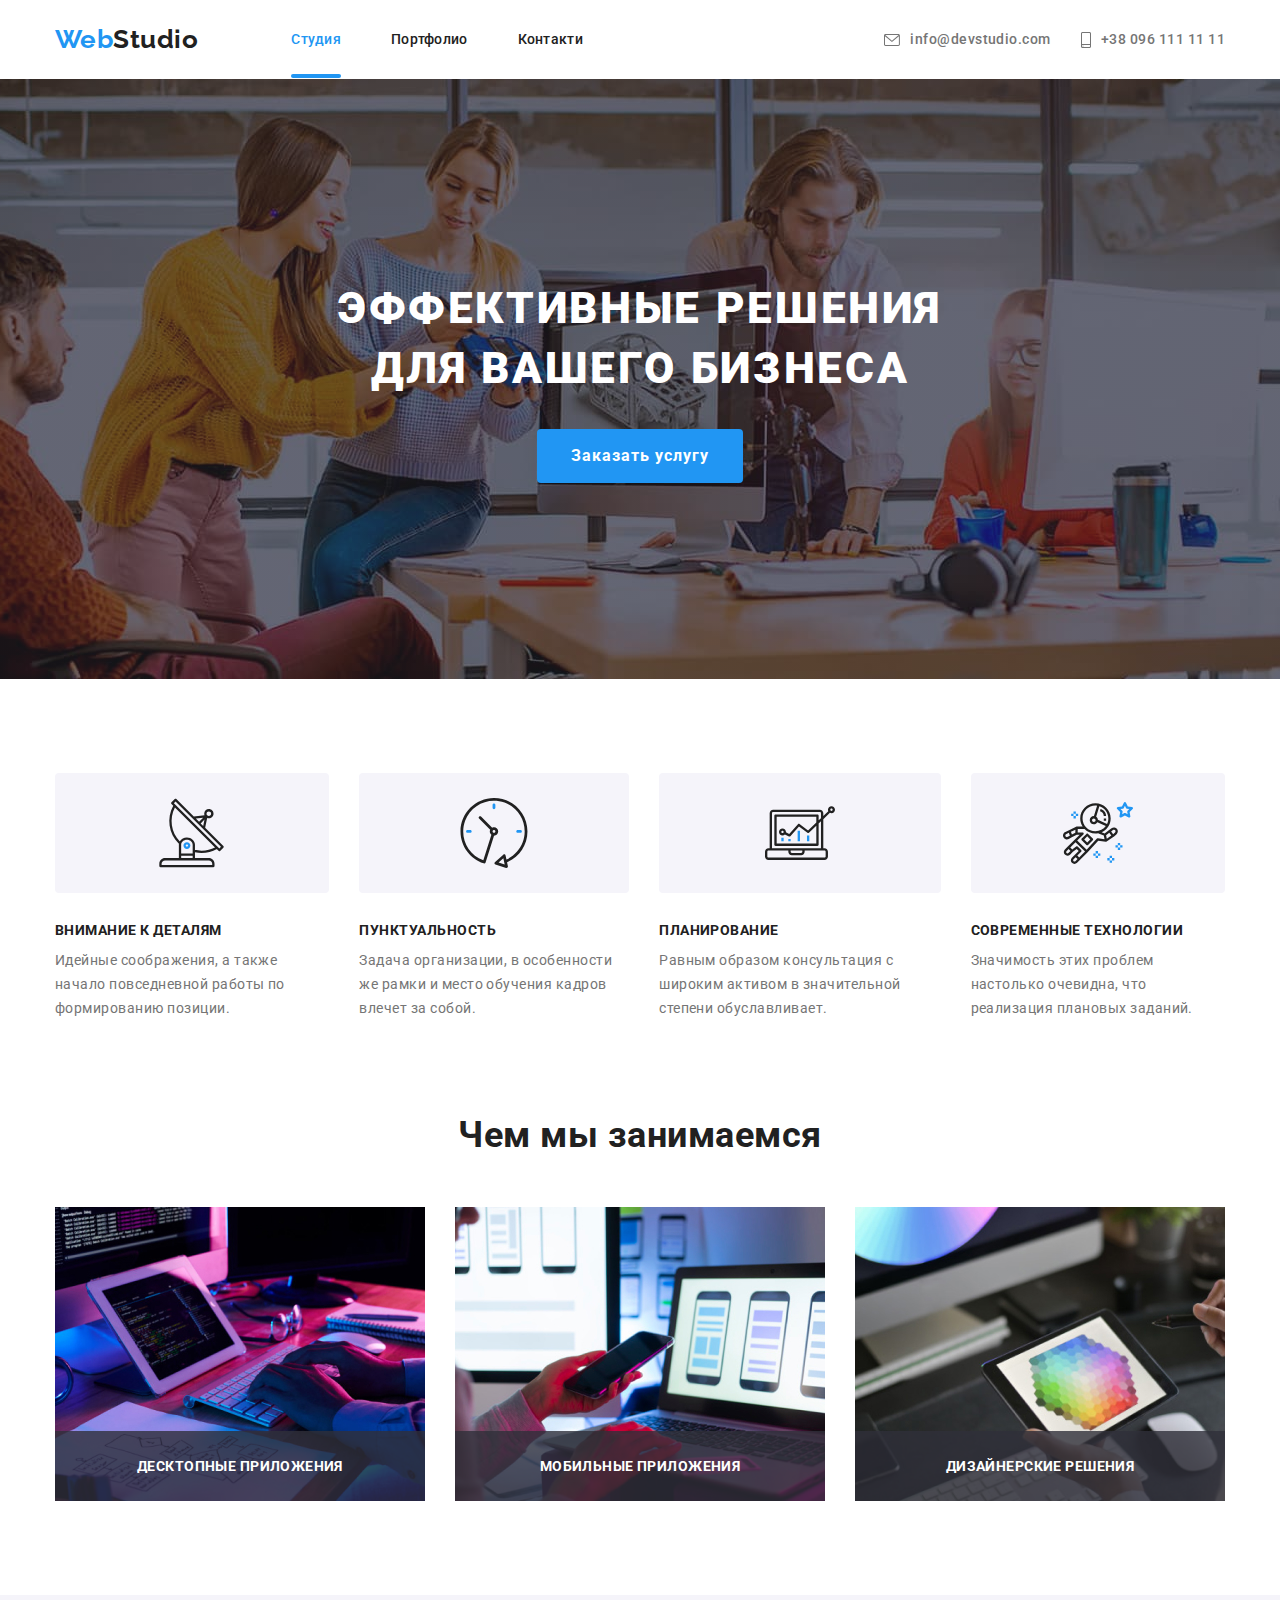
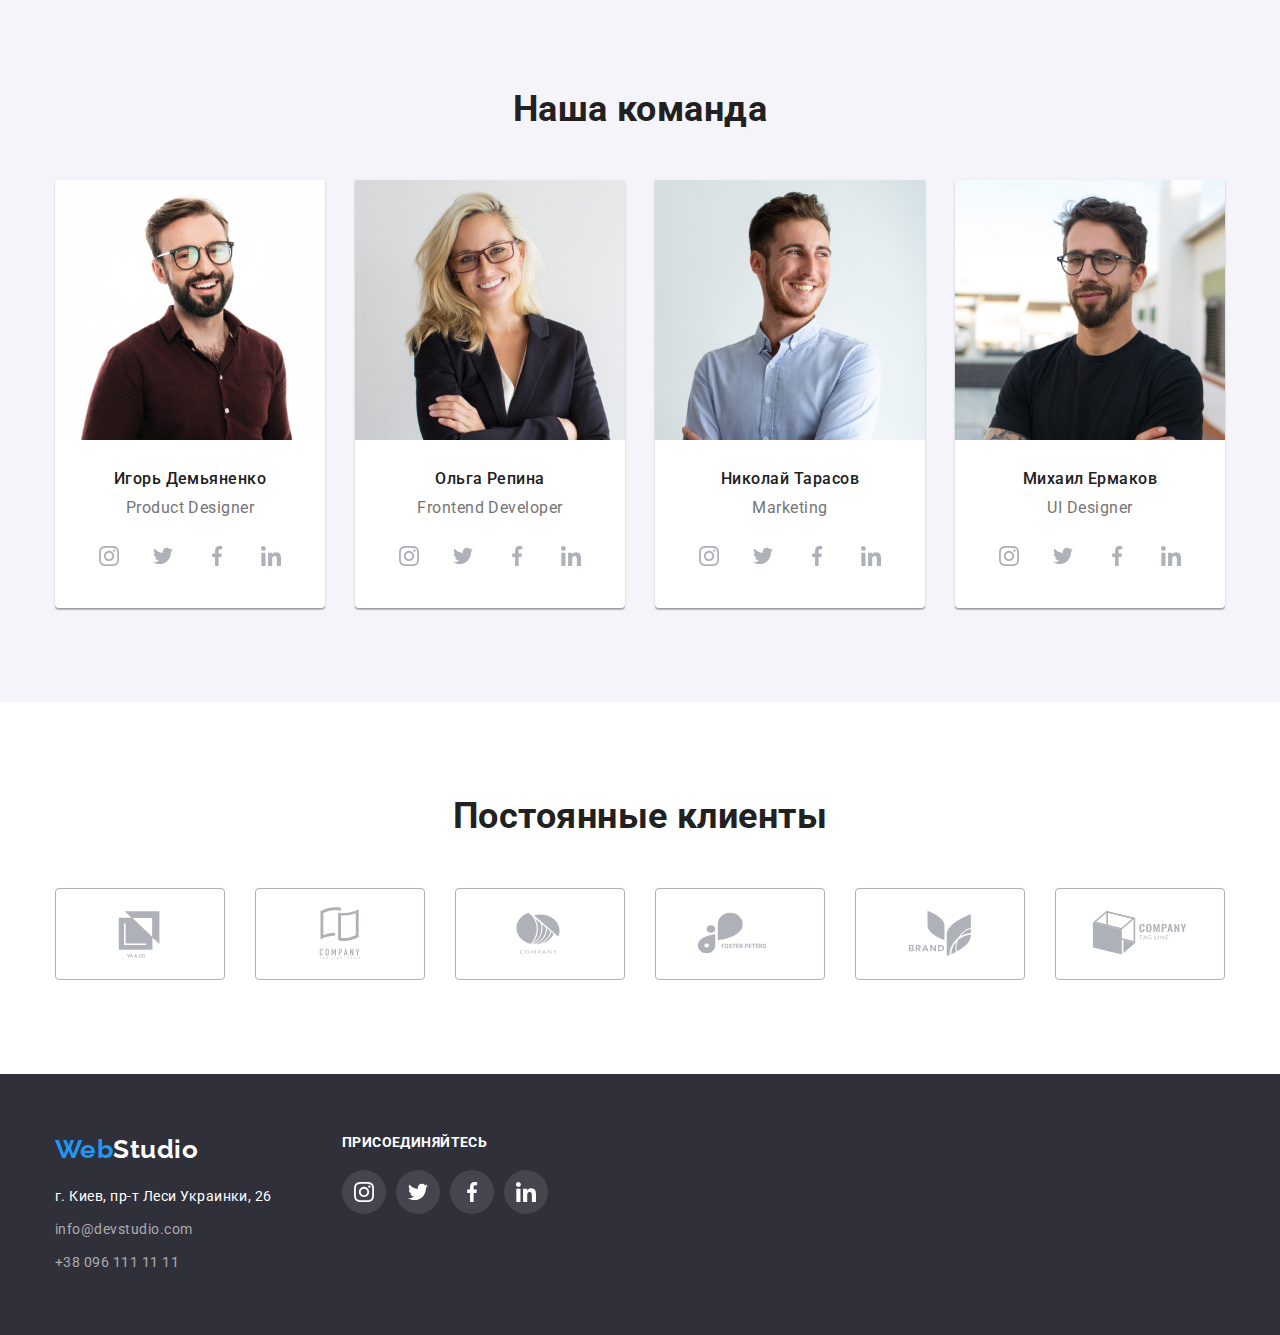
<file: index.html>
<!DOCTYPE html>
<html lang="ru">

<head>
    <meta charset="UTF-8">
    <meta http-equiv="X-UA-Compatible" content="IE=edge">
    <meta name="viewport" content="width=device-width, initial-scale=1.0">
    <title>WebStudio</title>
    <link
        href="https://fonts.googleapis.com/css2?family=Raleway:wght@700&family=Roboto:wght@400;500;700;900&display=swap"
        rel="stylesheet">
    <link rel="stylesheet"
        href="https://cdnjs.cloudflare.com/ajax/libs/modern-normalize/1.1.0/modern-normalize.min.css">
    <link rel="stylesheet" href="css/style.css" type="text/css">
</head>

<body>
    <header>
        <div class="container header-flex">
            <div class="logo-flex">
                <a href="./index.html" class="link logo"><span class="web">Web</span><span
                        class="studio">Studio</span></a>
            </div>
            <nav class="navmenu">
                <ul class="mkey list">
                    <li class="nkey">
                        <a href="./index.html" class="link current">Студия</a>
                    </li>
                    <li class="nkey">
                        <a href="./portfolio.html" class="link">Портфолио</a>
                    </li>
                    <li class="nkey">
                        <a href="#" class="link">Контакти</a>
                    </li>
                </ul>
            </nav>
            <ul class="contacts list">
                <li class="contacts-item">
                    <a href="mailto:info@devstudio.com" class="link contacts-link"><svg class="contacts-icon" width="16" height="12">
                        <use href="./image/sprite.svg#icon-mail"></use>
                    </svg>info@devstudio.com</a>
                </li>
                <li class="contacts-item">
                    <a href="tel:+380961111111" class="link contacts-link"><svg class="contacts-icon" width="10" height="16">
                        <use href="./image/sprite.svg#icon-smartphone"></use>
                    </svg>+38 096 111 11 11</a>
                </li>
            </ul>
        </div>
    </header>
    <main>
        <section class="hero">
            <div class="container hero-container">
                <h1 class="hero-title">Эффективные решения<br>для вашего бизнеса</h1>
                <button type="button" class="hero-button" data-modal-open>Заказать услугу</button>
            </div>
        </section>
        <div class="backdrop is-hidden" data-modal>
            <div class="modal">
                <button class="close-modal" data-modal-close>
                    <svg class="close-modal-icon" width="18" height="18">
                        <use href="./image/sprite.svg#icon-close-button"></use>
                    </svg>
                </button>
            </div>
        </div>
        <section class="peculiarities section">
            <div class="container">
                <ul class="list peculiarities-flex">
                    <li class="detail antenna">
                        <div class="item">
                            <svg class="item-pic">
                                <use href="./image/sprite.svg#icon-pic-antenna"></use>
                            </svg>
                        </div>
                        <h3 class="pcaption">Внимание к деталям</h3>
                        <p>Идейные соображения, а также начало повседневной работы по формированию позиции.</p>
                    </li>
                    <li class="detail clock">
                        <div class="item">
                            <svg class="item-pic">
                                <use href="./image/sprite.svg#icon-pic-clock"></use>
                            </svg>
                        </div>
                        <h3 class="pcaption">Пунктуальность</h3>
                        <p>Задача организации, в особенности же рамки и место обучения кадров влечет за собой.</p>
                    </li>
                    <li class="detail diagram">
                        <div class="item">
                            <svg class="item-pic">
                                <use href="./image/sprite.svg#icon-pic-diagram"></use>
                            </svg>
                        </div>
                        <h3 class="pcaption">Планирование</h3>
                        <p>Равным образом консультация с широким активом в значительной степени обуславливает.</p>
                    </li>
                    <li class="detail astronaut">
                        <div class="item">
                            <svg class="item-pic">
                                <use href="./image/sprite.svg#icon-pic-astronaut"></use>
                            </svg>
                        </div>
                        <h3 class="pcaption">Современные технологии</h3>
                        <p>Значимость этих проблем настолько очевидна, что реализация плановых заданий.</p>
                    </li>
                </ul>
            </div>
        </section>
        <section class="ourwork section section-ourwork">
            <div class="container ourwork-container">
                <h2 class="hcaption">Чем мы занимаемся</h2>
                <ul class="list ourwork-flex">
                    <li class="ourwork-flex-item">
                        <img src="image/wpwkeybord.jpg" alt="Руки набирающие текст на клавиатуре" width="370">
                        <p class="ourwork-text">Десктопные приложения</p>
                    </li>
                    <li class="ourwork-flex-item">
                        <img src="image/wpwphone.jpg" alt="Человек держит в руках телефон" width="370">
                        <p class="ourwork-text">Мобильные приложения</p>
                    </li>
                    <li class="ourwork-flex-item">
                        <img src="image/wpwtable.jpg" alt="Человек смотрин на планшет возле компютера" width="370">
                        <p class="ourwork-text">Дизайнерские решения</p>
                    </li>
                </ul>
            </div>
        </section>
        <section class="ourteam section">
            <div class="container">
                <h2 class="hcaption">Наша команда</h2>
                <ul class="list ourteam-flex">
                    <li class="team ourteam-item">
                        <div class="ourteam-employee">
                            <img src="image/team_demianov.jpg" alt="Мужчина в коричневой рубашке с бородой" width="270"
                                height="260">
                            <div class="ourteam-text">
                                <h3 class="fsname">Игорь Демьяненко</h3>
                                <p class="post">Product Designer</p>
                                <div class="ourteam-container">
                                    <ul class="list ourteam-list">
                                        <li class="ourteam-social">
                                            <a href="#" class="social-team-link">
                                                <svg class="socilat-team-icon" width="20" height="20">
                                                    <use href="./image/sprite.svg#icon-logo-instagram"></use>
                                                </svg>
                                            </a>
                                        </li>
                                        <li class="ourteam-social">
                                            <a href="#" class="social-team-link">
                                                <svg class="socilat-team-icon" width="20" height="20">
                                                    <use href="./image/sprite.svg#icon-logo-twiter"></use>
                                                </svg>
                                            </a>
                                        </li>
                                        <li class="ourteam-social">
                                            <a href="#" class="social-team-link">
                                                <svg class="socilat-team-icon" width="20" height="20">
                                                    <use href="./image/sprite.svg#icon-logo-facebook"></use>
                                                </svg>
                                            </a>
                                        </li>
                                        <li class="ourteam-social">
                                            <a href="#" class="social-team-link">
                                                <svg class="socilat-team-icon" width="20" height="20">
                                                    <use href="./image/sprite.svg#icon-logo-linkedin"></use>
                                                </svg>
                                            </a>
                                        </li>
                                    </ul>
                                </div>
                            </div>
                        </div>
                    </li>
                    <li class="team ourteam-item">
                        <div class="ourteam-employee">
                            <img src="image/team_repina.jpg" alt="Женщина с светлыми волосами в чёрном пиджаке"
                                width="270" height="260">
                            <div class="ourteam-text">
                                <h3 class="fsname">Ольга Репина</h3>
                                <p class="post">Frontend Developer</p>
                                <div class="ourteam-container">
                                    <div class="ourteam-container">
                                    <ul class="list ourteam-list">
                                        <li class="ourteam-social">
                                            <a href="#" class="social-team-link">
                                                <svg class="socilat-team-icon" width="20" height="20">
                                                    <use href="./image/sprite.svg#icon-logo-instagram"></use>
                                                </svg>
                                            </a>
                                        </li>
                                        <li class="ourteam-social">
                                            <a href="#" class="social-team-link">
                                                <svg class="socilat-team-icon" width="20" height="20">
                                                    <use href="./image/sprite.svg#icon-logo-twiter"></use>
                                                </svg>
                                            </a>
                                        </li>
                                        <li class="ourteam-social">
                                            <a href="#" class="social-team-link">
                                                <svg class="socilat-team-icon" width="20" height="20">
                                                    <use href="./image/sprite.svg#icon-logo-facebook"></use>
                                                </svg>
                                            </a>
                                        </li>
                                        <li class="ourteam-social">
                                            <a href="#" class="social-team-link">
                                                <svg class="socilat-team-icon" width="20" height="20">
                                                    <use href="./image/sprite.svg#icon-logo-linkedin"></use>
                                                </svg>
                                            </a>
                                        </li>
                                    </ul>
                                </div>
                            </div>
                        </div>
                    </li>
                    <li class="team ourteam-item">
                        <div class="ourteam-employee">
                            <img src="image/team_tarasov.jpg" alt="Мужчина в голубой рубашке улыбается" width="270"
                                height="260">
                            <div class="ourteam-text">
                                <h3 class="fsname">Николай Тарасов</h3>
                                <p class="post">Marketing</p>
                                <div class="ourteam-container">
                                    <ul class="list ourteam-list">
                                        <li class="ourteam-social">
                                            <a href="#" class="social-team-link">
                                                <svg class="socilat-team-icon" width="20" height="20">
                                                    <use href="./image/sprite.svg#icon-logo-instagram"></use>
                                                </svg>
                                            </a>
                                        </li>
                                        <li class="ourteam-social">
                                            <a href="#" class="social-team-link">
                                                <svg class="socilat-team-icon" width="20" height="20">
                                                    <use href="./image/sprite.svg#icon-logo-twiter"></use>
                                                </svg>
                                            </a>
                                        </li>
                                        <li class="ourteam-social">
                                            <a href="#" class="social-team-link">
                                                <svg class="socilat-team-icon" width="20" height="20">
                                                    <use href="./image/sprite.svg#icon-logo-facebook"></use>
                                                </svg>
                                            </a>
                                        </li>
                                        <li class="ourteam-social">
                                            <a href="#" class="social-team-link">
                                                <svg class="socilat-team-icon" width="20" height="20">
                                                    <use href="./image/sprite.svg#icon-logo-linkedin"></use>
                                                </svg>
                                            </a>
                                        </li>
                                    </ul>
                                </div>
                            </div>
                        </div>
                    </li>
                    <li class="team ourteam-item">
                        <div class="ourteam-employee">
                            <img src="image/team_ermakov.jpg" alt="Мужчина в чёрном джемпере с бородой и в очках"
                                width="270" height="260">
                            <div class="ourteam-text">
                                <h3 class="fsname">Михаил Ермаков</h3>
                                <p class="post">UI Designer</p>
                                <div class="ourteam-container">
                                    <ul class="list ourteam-list">
                                        <li class="ourteam-social">
                                            <a href="#" class="social-team-link">
                                                <svg class="socilat-team-icon" width="20" height="20">
                                                    <use href="./image/sprite.svg#icon-logo-instagram"></use>
                                                </svg>
                                            </a>
                                        </li>
                                        <li class="ourteam-social">
                                            <a href="#" class="social-team-link">
                                                <svg class="socilat-team-icon" width="20" height="20">
                                                    <use href="./image/sprite.svg#icon-logo-twiter"></use>
                                                </svg>
                                            </a>
                                        </li>
                                        <li class="ourteam-social">
                                            <a href="#" class="social-team-link">
                                                <svg class="socilat-team-icon" width="20" height="20">
                                                    <use href="./image/sprite.svg#icon-logo-facebook"></use>
                                                </svg>
                                            </a>
                                        </li>
                                        <li class="ourteam-social">
                                            <a href="#" class="social-team-link">
                                                <svg class="socilat-team-icon" width="20" height="20">
                                                    <use href="./image/sprite.svg#icon-logo-linkedin"></use>
                                                </svg>
                                            </a>
                                        </li>
                                    </ul>
                                </div>
                            </div>
                        </div>
                    </li>
                </ul>
            </div>
        </section>
        <section class="section">
            <div class="container client">
                <h2 class="hcaption">Постоянные клиенты</h2>
                <ul class="list our-client">
                    <li class="our-client-item">
                        <a href="./index.html" class="our-client-link client-decor">
                        <svg class="icon-decor" width="106" height="60">
                            <use href="./image/sprite.svg#icon-logo-first-company"></use>
                        </svg>
                        </a>
                    </li>
                    <li class="our-client-item">
                        <a href="#" class="our-client-link client-decor">
                            <svg class="icon-decor" width="106" height="60">
                                <use href="./image/sprite.svg#icon-logo-second-company"></use>
                            </svg>
                        </a>
                    </li>
                    <li class="our-client-item">
                        <a href="#" class="our-client-link client-decor">
                            <svg class="icon-decor" width="106" height="60">
                                <use href="./image/sprite.svg#icon-logo-third-company"></use>
                            </svg>
                        </a>
                    </li>
                    <li class="our-client-item">
                        <a href="#" class="our-client-link client-decor">
                            <svg class="icon-decor" width="106" height="60">
                                <use href="./image/sprite.svg#icon-logo-fourth-company"></use>
                            </svg>
                        </a>
                    </li>
                    <li class="our-client-item">
                        <a href="#" class="our-client-link client-decor">
                            <svg class="icon-decor" width="106" height="60">
                                <use href="./image/sprite.svg#icon-logo-fifth-company"></use>
                            </svg>
                        </a>
                    </li>
                    <li class="our-client-item">
                        <a href="#" class="our-client-link client-decor">
                            <svg class="icon-decor" width="106" height="60">
                                <use href="./image/sprite.svg#icon-logo-sixth-company"></use>
                            </svg>
                        </a>
                    </li>
                </ul>
            </div>
        </section>
    </main>
    <footer class="basement footer-container">
        <div class="container">
            <div class="container-contact">
                <div class="footer-logo">
                    <a href="/index.html" class="link logo"><span class="web">Web</span><span
                            class="studio fwhite">Studio</span></a>
                </div>
                <address>
                    <ul class="list">
                        <li class="adress office">
                            <a href="#" class="link">г. Киев, пр-т Леси Украинки, 26</a>
                        </li>
                        <li class="adress">
                            <a href="mailto:info@devstudio.com" class="link">info@devstudio.com</a>
                        </li>
                        <li class="adress adress-phone">
                            <a href="tel:+380961111111" class="link">+38 096 111 11 11</a>
                        </li>
                    </ul>
                </address>
            </div>
            <div class="footer-social">
                <h3 class="footer-title">присоединяйтесь</h3>
                <ul class="footer-social-list list">
                    <li class="footer-social-item">
                        <a href="#" class="footer-social-link">
                            <svg class="" width="20" height="20">
                                <use href="./image/sprite.svg#icon-logo-instagram"></use>
                            </svg>
                        </a>
                    </li>
                    <li class="footer-social-item">
                        <a href="#" class="footer-social-link">
                            <svg class="" width="20" height="20">
                                <use href="./image/sprite.svg#icon-logo-twiter"></use>
                            </svg>
                        </a>
                    </li>
                    <li class="footer-social-item">
                        <a href="#" class="footer-social-link">
                            <svg class="" width="20" height="20">
                                <use href="./image/sprite.svg#icon-logo-facebook"></use>
                            </svg>
                        </a>
                    </li>
                    <li class="footer-social-item">
                        <a href="#" class="footer-social-link">
                            <svg class="" width="20" height="20">
                                <use href="./image/sprite.svg#icon-logo-linkedin"></use>
                            </svg>
                        </a>
                    </li>
                </ul>
            </div>
        </div>
    </footer>
    <script src="./js/modal.js"></script>
</body>

</html>
</file>
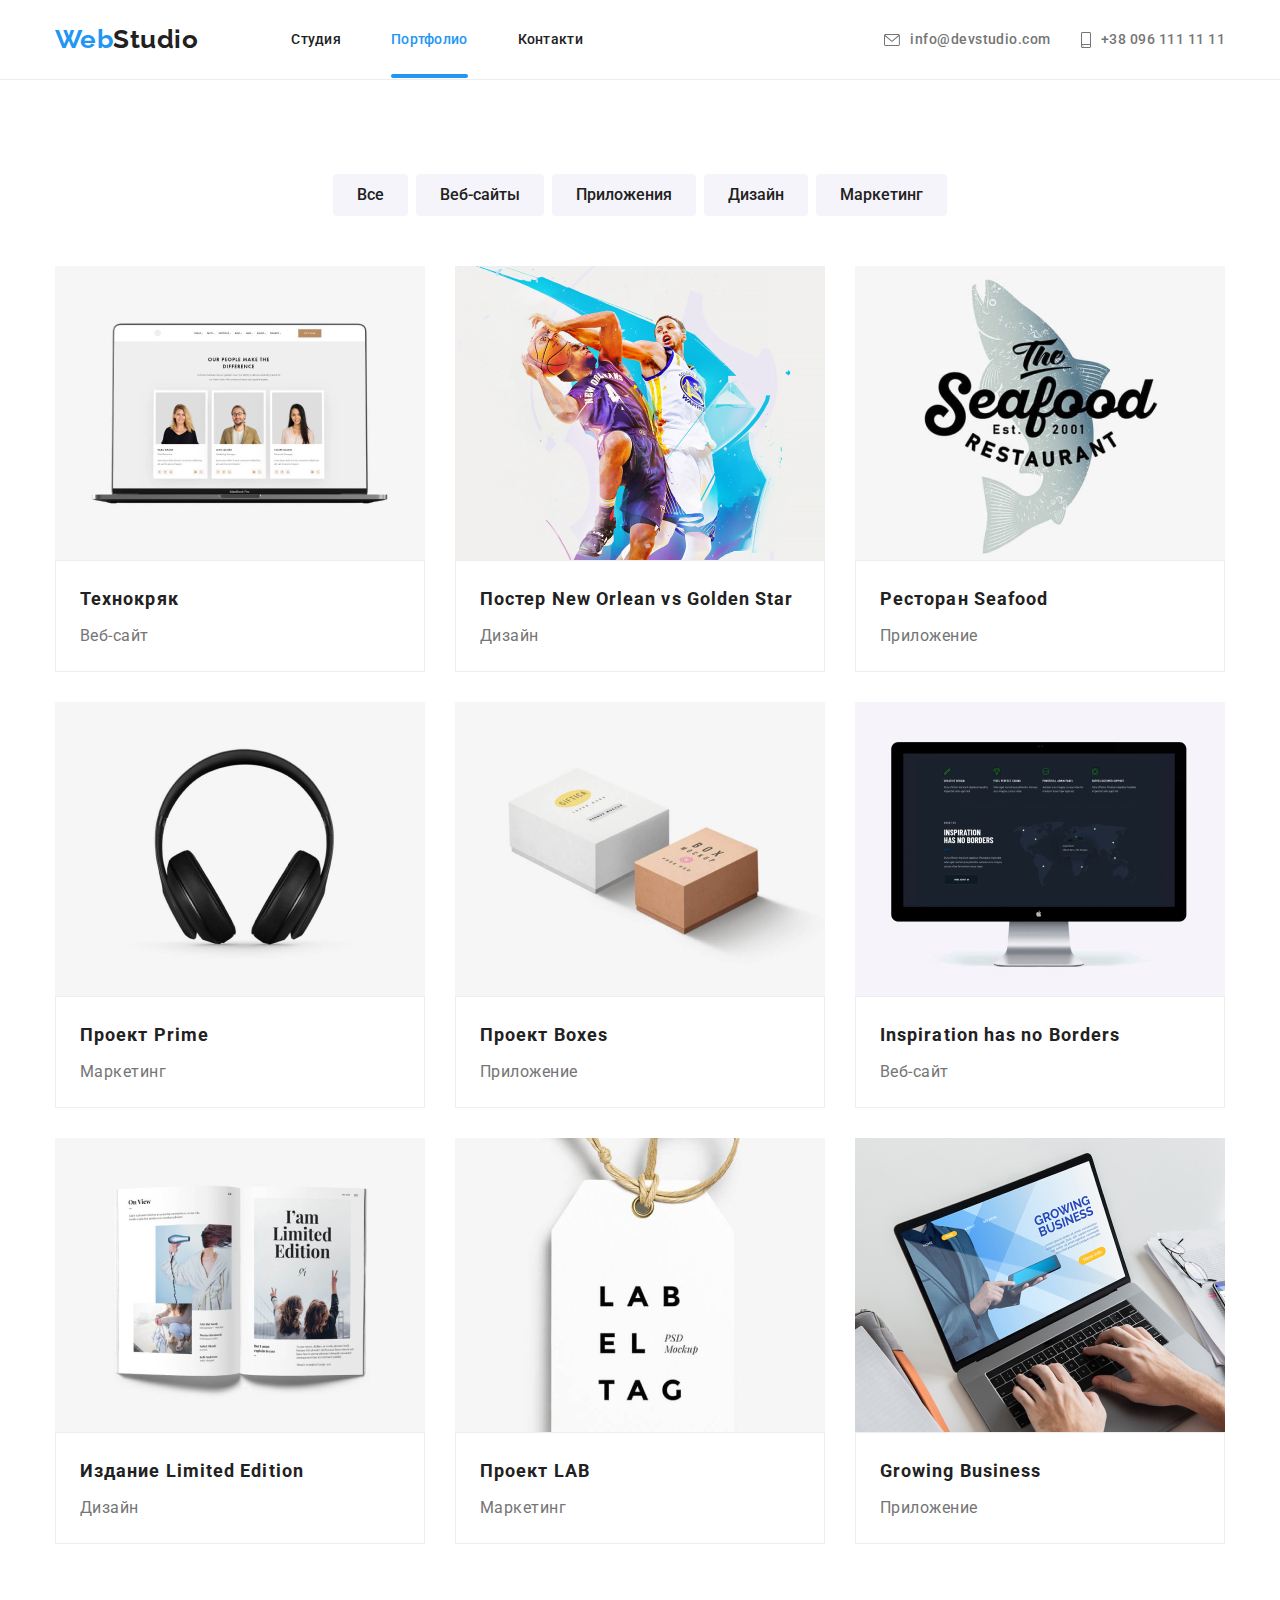
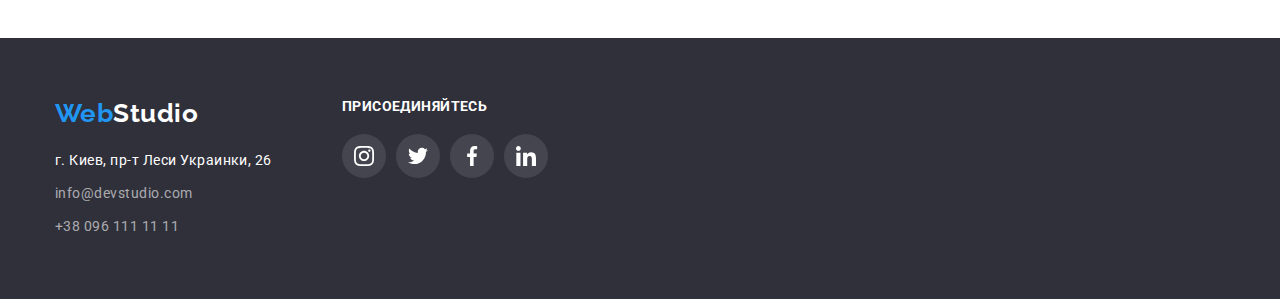
<file: portfolio.html>
<!DOCTYPE html>
<html lang="en">

<head>
    <meta charset="UTF-8">
    <meta http-equiv="X-UA-Compatible" content="IE=edge">
    <meta name="viewport" content="width=device-width, initial-scale=1.0">
    <title>WebStudio</title>
    <link
        href="https://fonts.googleapis.com/css2?family=Raleway:wght@700&family=Roboto:wght@400;500;700;900&display=swap"
        rel="stylesheet">
    <link rel="stylesheet"
        href="https://cdnjs.cloudflare.com/ajax/libs/modern-normalize/1.1.0/modern-normalize.min.css">
    <link rel="stylesheet" href="css/style.css" type="text/css">
</head>

<body>
    <header class="header-border">
        <div class="container header-flex">
            <div class="logo-flex">
                <a href="./index.html" class="link logo"><span class="web">Web</span><span
                        class="studio">Studio</span></a>
            </div>
            <nav class="navmenu">
                <ul class="mkey list">
                    <li class="nkey">
                        <a href="./index.html" class="link">Студия</a>
                    </li>
                    <li class="nkey">
                        <a href="./portfolio.html" class="link current">Портфолио</a>
                    </li>
                    <li class="nkey">
                        <a href="#" class="link">Контакти</a>
                    </li>
                </ul>
            </nav>
            <ul class="contacts list">
                <li class="contacts-item">
                    <a href="mailto:info@devstudio.com" class="link contacts-link"><svg class="contacts-icon" width="16"
                            height="12">
                            <use href="./image/sprite.svg#icon-mail"></use>
                        </svg>info@devstudio.com</a>
                </li>
                <li class="contacts-item">
                    <a href="tel:+380961111111" class="link contacts-link"><svg class="contacts-icon" width="10" height="16">
                            <use href="./image/sprite.svg#icon-smartphone"></use>
                        </svg>+38 096 111 11 11</a>
                </li>
            </ul>
        </div>
    </header>
    <main>
        <section class="main-container">
            <div class="container">
                <h1 class="visually-hidden">Наши работы</h1>
                <ul class="list container-mainbox">
                    <li class="fkey">
                        <button type="button">Все</button>
                    </li>
                    <li class="fkey">
                        <button type="button">Веб-сайты</button>
                    </li>
                    <li class="fkey">
                        <button type="button">Приложения</button>
                    </li>
                    <li class="fkey">
                        <button type="button">Дизайн</button>
                    </li>
                    <li class="fkey">
                        <button type="button">Маркетинг</button>
                    </li>
                </ul>
                <ul class="allworks list">
                    <li class="allworks-item">
                        <div class="card-item">
                            <a href="" class="link card">
                                <div class="allworks-decor">
                                    <img src="image/technoquack.jpg" alt="Ноутбук на экране которого изображены портфолио 2 девушек и мужчины" width="370"
                                        height="294">
                                    <p class="allworks-decor-text">Технокряк это современная площадка распространения коронавируса. Компании используют эту
                                        платформу для цифрового
                                        шпионажа и атак на защищённые сервера конкурентов.</p>
                                </div>
                                <div class="allworks-text">
                                    <h2>Технокряк</h2>
                                    <p>Веб-сайт</p>
                                </div>
                            </a>
                        </div>
                    </li>
                    <li class="allworks-item">
                        <div class="card-item">
                            <a href="" class="link card">
                                <div class="allworks-decor">
                                    <img src="image/poster.jpg" alt="Арт с двумя баскетболистами с мячем в прыжке" width="370"></img>
                                    <p class="allworks-decor-text">Технокряк это современная площадка распространения коронавируса. Компании используют
                                        эту
                                        платформу для цифрового
                                        шпионажа и атак на защищённые сервера конкурентов.</p>
                                </div>
                                <div class="allworks-text">
                                    <h2>Постер New Orlean vs Golden Star</h2>
                                    <p>Дизайн</p>
                                </div>
                            </a>
                        </div>
                    </li>
                    <li class="allworks-item">
                        <div class="card-item">
                            <a href="" class="link card">
                                <div class="allworks-decor">
                                    <img src="image/restaurant.jpg" alt="Логотип морского ресторана с изображением рыбы" width="370"></img>
                                    <p class="allworks-decor-text">Технокряк это современная площадка распространения коронавируса. Компании используют
                                        эту
                                        платформу для цифрового
                                        шпионажа и атак на защищённые сервера конкурентов.</p>
                                </div>
                                <div class="allworks-text">
                                    <h2>Ресторан Seafood</h2>
                                    <p>Приложение</p>
                                </div>
                            </a>
                        </div>
                    </li>
                    <li class="allworks-item">
                        <div class="card-item">
                            <a href="" class="link card">
                                <div class="allworks-decor">
                                    <img src="image/prime.jpg" alt="Большие чёрные наушники" width="370"></img>
                                    <p class="allworks-decor-text">Технокряк это современная площадка распространения коронавируса. Компании используют
                                        эту
                                        платформу для цифрового
                                        шпионажа и атак на защищённые сервера конкурентов.</p>
                                </div>
                                <div class="allworks-text">
                                    <h2>Проект Prime</h2>
                                    <p>Маркетинг</p>
                                </div>
                            </a>
                        </div>
                    </li>
                    <li class="allworks-item">
                        <div class="card-item">
                            <a href="" class="link card">
                                <div class="allworks-decor">
                                    <img src="image/boxes.jpg" alt="Две коробки" width="370"></img>
                                    <p class="allworks-decor-text">Технокряк это современная площадка распространения коронавируса. Компании используют
                                        эту
                                        платформу для цифрового
                                        шпионажа и атак на защищённые сервера конкурентов.</p>
                                </div>
                                <div class="allworks-text">
                                    <h2>Проект Boxes</h2>
                                    <p>Приложение</p>
                                </div>
                            </a>
                        </div>
                    </li>
                    <li class="allworks-item">
                        <div class="card-item">
                            <a href="" class="link card">
                                <div class="allworks-decor">
                                    <img src="image/bordersite.jpg" alt="Экран компьтера на котором открыта карта мира" width="370"></img>
                                    <p class="allworks-decor-text">Технокряк это современная площадка распространения коронавируса. Компании используют
                                        эту
                                        платформу для цифрового
                                        шпионажа и атак на защищённые сервера конкурентов.</p>
                                </div>
                                <div class="allworks-text">
                                    <h2>Inspiration has no Borders</h2>
                                    <p>Веб-сайт</p>
                                </div>
                            </a>
                        </div>
                    </li>
                    <li class="allworks-item">
                        <div class="card-item">
                            <a href="" class="link card">
                                <div class="allworks-decor">
                                    <img src="image/edition.jpg" alt="Книга с фотографиями" width="370"></img>
                                    <p class="allworks-decor-text">Технокряк это современная площадка распространения коронавируса. Компании используют
                                        эту
                                        платформу для цифрового
                                        шпионажа и атак на защищённые сервера конкурентов.</p>
                                </div>
                                <div class="allworks-text">
                                    <h2>Издание Limited Edition</h2>
                                    <p>Дизайн</p>
                                </div>
                            </a>
                        </div>
                    </li>
                    <li class="allworks-item">
                        <div class="card-item">
                            <a href="" class="link card">
                                <div class="allworks-decor">
                                    <img src="image/lab.jpg" alt="Бирка с названием магазина" width="370"></img>
                                    <p class="allworks-decor-text">Технокряк это современная площадка распространения коронавируса. Компании используют
                                        эту
                                        платформу для цифрового
                                        шпионажа и атак на защищённые сервера конкурентов.</p>
                                </div>
                                <div class="allworks-text">
                                    <h2>Проект LAB</h2>
                                    <p>Маркетинг</p>
                                </div>
                            </a>
                        </div>
                    </li>
                    <li class="allworks-item">
                        <div class="card-item">
                            <a href="" class="link card">
                                <div class="allworks-decor">
                                    <img src="image/growbus.jpg" alt="Руки человека который работает за ноутбуком" width="370"></img>
                                    <p class="allworks-decor-text">Технокряк это современная площадка распространения коронавируса. Компании используют
                                        эту
                                        платформу для цифрового
                                        шпионажа и атак на защищённые сервера конкурентов.</p>
                                </div>
                                <div class="allworks-text">
                                    <h2>Growing Business</h2>
                                    <p>Приложение</p>
                                </div>
                            </a>
                        </div>
                    </li>
                </ul>
            </div>
        </section>
    </main>
    <footer class="basement footer-container">
        <div class="container">
            <div class="container-contact">
                <div class="footer-logo">
                    <a href="/index.html" class="link logo"><span class="web">Web</span><span
                            class="studio fwhite">Studio</span></a>
                </div>
                <address>
                    <ul class="list">
                        <li class="adress office">
                            <a href="#" class="link">г. Киев, пр-т Леси Украинки, 26</a>
                        </li>
                        <li class="adress">
                            <a href="mailto:info@devstudio.com" class="link">info@devstudio.com</a>
                        </li>
                        <li class="adress adress-phone">
                            <a href="tel:+380961111111" class="link">+38 096 111 11 11</a>
                        </li>
                    </ul>
                </address>
            </div>
            <div class="footer-social">
                <h3 class="footer-title">присоединяйтесь</h3>
                <ul class="footer-social-list list">
                    <li class="footer-social-item">
                        <a href="#" class="footer-social-link">
                            <svg class="" width="20" height="20">
                                <use href="./image/sprite.svg#icon-logo-instagram"></use>
                            </svg>
                        </a>
                    </li>
                    <li class="footer-social-item">
                        <a href="#" class="footer-social-link">
                            <svg class="" width="20" height="20">
                                <use href="./image/sprite.svg#icon-logo-twiter"></use>
                            </svg>
                        </a>
                    </li>
                    <li class="footer-social-item">
                        <a href="#" class="footer-social-link">
                            <svg class="" width="20" height="20">
                                <use href="./image/sprite.svg#icon-logo-facebook"></use>
                            </svg>
                        </a>
                    </li>
                    <li class="footer-social-item">
                        <a href="#" class="footer-social-link">
                            <svg class="" width="20" height="20">
                                <use href="./image/sprite.svg#icon-logo-linkedin"></use>
                            </svg>
                        </a>
                    </li>
                </ul>
            </div>
        </div>
    </footer>
</body>

</html>
</file>
<file: css/style.css>
:root {
  --primary-text-color: #212121;
  --secondary-text-color: #757575;
  --accent-color: #2196f3;
  --primary-white-color: #ffffff;
  --footer-adress-color: rgba(255, 255, 255, 0.6);
}

body {
  color: var(--primary-text-color);
  background: #ffffff;
  font-family: "Roboto", sans-serif;
  letter-spacing: 0.03em;
}

h1,
h2,
h3,
h4,
h5,
h6,
p {
  margin: 0;
}
ul {
  margin: 0;
  padding: 0;
}

img {
  display: block;
}

.list {
  list-style-type: none;
}

.link {
  text-decoration: none;
}

.container {
  width: 1200px;
  margin: 0 auto;
  padding: 0 15px;
}

.section {
  padding-top: 94px;
  padding-bottom: 94px;
}

.section-ourwork {
  padding-top: 0;
}

/* Header and Logo */

.header-border {
  border-bottom: 1px solid #ececec;
}

.logo-flex {
  display: inline-block;
  margin-right: 93px;
}

.logo > span {
  font-family: "Raleway", sans-serif;
  font-size: 26px;
  font-weight: 700;
  line-height: 1.2;
}

.web {
  color: var(--accent-color);
}

.studio {
  color: var(--primary-text-color);
}

.fwhite {
  color: var(--primary-white-color);
}

/* Navbar */

.header-flex {
  display: flex;
  padding-top: 24px;
  padding-bottom: 24px;
  justify-content: space-between;
  align-items: center;
}

.nkey {
  margin-right: 50px;
}

.nkey:last-child {
  margin-right: 0;
}

.nkey > a {
  color: var(--primary-text-color);
  font-size: 14px;
  font-weight: 500;
  line-height: 1.14;
  letter-spacing: 0.02em;
  transition-property: color;
  transition-duration: 250ms;
  transition-timing-function: cubic-bezier(0.4, 0, 0.2, 1);
}

.nkey > a:hover,
.nkey > a:focus {
  color: var(--accent-color);
}

.contacts {
  display: flex;
  margin-left: auto;
}

.contacts-link {
  display: flex;
  align-items: center;
  justify-content: center;
  fill: var(--secondary-text-color);
  transition-property: fill;
  transition-duration: 2250ms;
  transition-timing-function: cubic-bezier(0.4, 0, 0.2, 1);
}

.contacts-link:hover,
.contacts-link:focus {
  fill: var(--accent-color);
}

.contacts-icon {
  margin-right: 10px;
}

.contacts-item {
  margin-right: 30px;
}

.contacts-item:last-child {
  margin-right: 0;
}

.contacts a {
  color: var(--secondary-text-color);
  font-size: 14px;
  font-weight: 500;
  line-height: 1.14;
  transition-property: color;
  transition-duration: 250ms;
  transition-timing-function: cubic-bezier(0.4, 0, 0.2, 1);
}

.contacts a:hover,
.contacts a:focus {
  color: var(--accent-color);
}

.mkey {
  display: flex;
}

.current::after {
  content: "";
  position: absolute;
  bottom: -31px;
  left: 0;
  width: 100%;
  height: 4px;
  background-color: #2196f3;
  border-radius: 2px;
}

.nkey .current {
  color: var(--accent-color);
  position: relative;
}

.nkey::before {
  position: absolute;
}

/* Hero-sect */
.hero {
  margin-right: auto;
  margin-left: auto;
  max-width: 1600px;
  height: 600px;
  background-color: #212121;
  background-image: linear-gradient(
      to right,
      rgba(47, 48, 58, 0.4),
      rgba(47, 48, 58, 0.4)
    ),
    url(../image/bgphoto.jpg);
  background-repeat: no-repeat;
  background-position: center;
  background-size: cover;
}

.hero-title {
  color: var(--primary-white-color);
  font-size: 44px;
  font-weight: 900;
  line-height: 1.36;
  letter-spacing: 0.06em;
  text-transform: uppercase;
  text-align: center;
  margin-bottom: 30px;
}

.hero-button {
  background-color: var(--accent-color);
  color: var(--primary-white-color);
  font-family: inherit;
  font-size: 16px;
  font-weight: 700;
  line-height: 1.87;
  letter-spacing: 0.06em;
  cursor: pointer;
  padding: 10px 32px;
  text-align: center;
  margin: 0 auto;
  border-color: transparent;
  border-radius: 4px;
  display: block;
}

.hero-container {
  padding: 200px 0;
}

/* Peculiarities-sect */

.peculiarities-flex {
  display: flex;
}

.detail {
  margin-right: 30px;
  display: flex;
  flex-direction: column;
}

.detail:last-child {
  margin-right: 0;
}

.item {
  background: #f5f4fa;
  border-radius: 4px;
  height: 120px;
  margin-bottom: 30px;
  display: flex;
  justify-content: center;
  align-items: center;
}

.item-pic {
  width: 70px;
  height: 70px;
}

.pcaption {
  color: var(--primary-text-color);
  font-size: 14px;
  line-height: 1.14;
  text-transform: uppercase;
  margin-bottom: 10px;
}

.detail > p {
  color: var(--secondary-text-color);
  font-size: 14px;
  line-height: 1.71;
}

/* Ourwork-sect */

.hcaption {
  color: var(--primary-text-color);
  font-size: 36px;
  line-height: 1.16;
  margin-bottom: 50px;
  text-align: center;
}

.ourwork-flex {
  display: flex;
}

.ourwork-flex-item {
  display: flex;
  text-align: center;
  align-items: center;
  justify-content: center;
  margin-right: 30px;
  position: relative;
}

.ourwork-flex-item:last-child {
  margin-right: 0;
}

.ourwork-flex-item > img {
  display: block;
}

.ourwork-text {
  padding: 27px 0;
  position: absolute;
  width: 100%;
  min-height: 70px;
  bottom: 0;
  background-color: rgba(47, 48, 58, 0.8);
  font-weight: bold;
  font-size: 14px;
  line-height: calc(16 / 14);
  text-align: center;
  letter-spacing: 0.03em;
  text-transform: uppercase;
  color: var(--primary-white-color);
  cursor: default;
}

/* Ourteam-sect */
.ourteam {
  background: #f5f4fa;
}

.ourteam-flex {
  display: flex;
}

.ourteam-item {
  margin-right: 30px;
}

.ourteam-item:last-child {
  margin-right: 0;
}

.ourteam-text {
  padding: 30px 0;
}

.ourteam-employee {
  background-color: var(--primary-white-color);
  box-shadow: 0px 1px 3px rgba(0, 0, 0, 0.12), 0px 1px 1px rgba(0, 0, 0, 0.14),
    0px 2px 1px rgba(0, 0, 0, 0.2);
  border-radius: 0px 0px 4px 4px;
}

.fsname {
  color: var(--primary-text-color);
  font-size: 16px;
  font-weight: 500;
  line-height: 1.18;
  text-align: center;
  margin-bottom: 10px;
}

.post {
  color: var(--secondary-text-color);
  line-height: 1.18;
  text-align: center;
  margin-bottom: 16px;
}

.ourteam-list {
  display: flex;
  align-items: center;
  justify-content: center;
}

.ourteam-social {
  margin-right: 10px;
}

.ourteam-social:last-child {
  margin-right: 0;
}

.social-team-link {
  width: 44px;
  height: 44px;
  border-radius: 50%;
  display: flex;
  align-items: center;
  justify-content: center;
  fill: #afb1b8;
  transition-property: background-color, fill;
  transition-duration: 250ms;
  transition-timing-function: cubic-bezier(0.4, 0, 0.2, 1);
}

.social-team-link:hover,
.social-team-link:focus {
  background-color: var(--accent-color);
  fill: var(--primary-white-color);
}

/* ---------OUR CLIENT--------- */

.our-client {
  display: flex;
  justify-content: space-between;
  align-items: center;
}

.our-client-item {
  width: 170px;
  height: 92px;
  display: flex;
  justify-content: center;
  align-items: center;
  border: 1px solid #afb1b8;
  box-sizing: border-box;
  border-radius: 4px;
  transition-property: border;
  transition-duration: 250ms;
  transition-timing-function: cubic-bezier(0.4, 0, 0.2, 1);
}

.our-client-link {
  display: flex;
  justify-content: center;
  align-items: center;
  width: 170px;
  height: 92px;
}

.our-client-item:hover {
  border-color: var(--accent-color);
}

.client-decor {
  fill: #afb1b8;
  transition-property: fill;
  transition-duration: 250ms;
  transition-timing-function: cubic-bezier(0.4, 0, 0.2, 1);
}

.client-decor:hover,
.client-decor:focus {
  fill: var(--accent-color);
}

/* Footer */
.basement {
  background-color: #2f303a;
  display: flex;
}

.footer-container {
  padding-top: 60px;
  padding-bottom: 60px;
}

.container-contact {
  margin-right: 70px;
}

.footer-logo {
  margin-bottom: 20px;
}

.adress {
  margin-bottom: 9px;
}

.adress-phone {
  margin-bottom: 0;
}

.adress a {
  color: var(--footer-adress-color);
  font-size: 14px;
  font-style: normal;
  line-height: 1.71;
  transition-property: color;
  transition-duration: 250ms;
  transition-timing-function: cubic-bezier(0.4, 0, 0.2, 1);
}

.adress a:hover,
.adress a:focus {
  color: var(--accent-color);
}

.adress.office > a {
  color: var(--primary-white-color);
  transition-property: color;
  transition-duration: 250ms;
  transition-timing-function: cubic-bezier(0.4, 0, 0.2, 1);
}

.adress.office > a:hover,
.adress.office > a:focus {
  color: var(--accent-color);
}

.footer-social {
  display: flex;
  flex-direction: column;
}

.footer-social-list {
  display: flex;
}

.footer-title {
  font-weight: 700;
  font-size: 14px;
  line-height: calc(16 / 14);
  letter-spacing: 0.03em;
  text-transform: uppercase;
  margin-bottom: 20px;
  color: var(--primary-white-color);
}

.basement > .container {
  display: flex;
}

.footer-social-link {
  width: 44px;
  height: 44px;
  border-radius: 50%;
  display: flex;
  align-items: center;
  justify-content: center;
  fill: var(--primary-white-color);
  background-color: rgba(255, 255, 255, 0.1);
  transition-property: background-color;
  transition-duration: 250ms;
  transition-timing-function: cubic-bezier(0.4, 0, 0.2, 1);
}

.footer-social-item {
  margin-right: 10px;
}

.footer-social-item:last-child {
  margin-right: 0;
}

.footer-social-link:hover,
.footer-social-link:focus {
  background-color: var(--accent-color);
}

/* Portfolio */

/* buttons */

.main-container {
  padding: 94px 0;
}

.visually-hidden {
  position: absolute;
  white-space: nowrap;
  width: 1px;
  height: 1px;
  overflow: hidden;
  border: 0;
  padding: 0;
  clip: rect(0 0 0 0);
  clip-path: inset(50%);
  margin: -1px;
}

.container-mainbox {
  display: flex;
  justify-content: center;
  margin-bottom: 50px;
}

.fkey {
  margin-right: 8px;
}

.fkey:last-child {
  margin-right: 0;
}

.fkey > button {
  color: var(--primary-text-color);
  background-color: #f5f4fa;
  font-family: inherit;
  font-size: 16px;
  font-weight: 500;
  line-height: 1.6;
  cursor: pointer;
  border-radius: 4px;
  padding: 6px 22px;
  border-color: transparent;
  transition-property: color, background-color;
  transition-duration: 250ms;
  transition-timing-function: cubic-bezier(0.4, 0, 0.2, 1);
}

.fkey > button:hover,
.fkey > button:focus {
  color: var(--primary-white-color);
  background-color: var(--accent-color);
  box-shadow: 0px 3px 1px rgba(0, 0, 0, 0.1), 0px 1px 2px rgba(0, 0, 0, 0.08),
    0px 2px 2px rgba(0, 0, 0, 0.12);
}

/* card */

.allworks-decor {
  position: relative;
  overflow: hidden;
}

.allworks-decor-text {
  position: absolute;
  top: 0;
  left: 0;
  padding: 63px 24px;
  font-style: normal;
  font-weight: 400;
  font-size: 18px;
  line-height: calc(28 / 18);
  letter-spacing: 0.03em;
  color: var(--primary-white-color);
  height: 100%;
  width: 100%;
  background-color: rgba(33, 150, 243, 0.9);
  transform: translateY(100%);
  transition: 250ms;
  overflow: auto;
}

.card {
  transition-property: box-shadow;
  transition-duration: 250ms;
  transition-timing-function: cubic-bezier(0.4, 0, 0.2, 1);
}

.card:hover .allworks-decor-text {
  transform: translateY(0);
}

.card:focus .allworks-decor-text {
  transform: translateY(0);
}

.allworks {
  display: flex;
  flex-wrap: wrap;
}

.allworks-item {
  margin-right: 30px;
  margin-bottom: 30px;
}

.allworks-item:nth-child(3n + 3) {
  margin-right: 0;
}

.allworks-item:nth-child(n + 7) {
  margin-bottom: 0;
}

.card > img {
  display: block;
}

.card-item:hover,
.card-item:focus {
  box-shadow: 0px 1px 1px rgba(0, 0, 0, 0.12), 0px 4px 4px rgba(0, 0, 0, 0.06),
    1px 4px 6px rgba(0, 0, 0, 0.16);
}

.allworks-text {
  border: 1px solid #eeeeee;
  padding: 20px 24px;
}

.allworks-text > h2 {
  color: var(--primary-text-color);
  font-size: 18px;
  line-height: 2;
  letter-spacing: 0.06em;
  margin-bottom: 4px;
}

.allworks-text > p {
  color: var(--secondary-text-color);
  line-height: 1.87;
}

/* -----MODAL----- */

.backdrop {
  position: fixed;
  top: 0;
  left: 0;
  width: 100%;
  height: 100%;
  background-color: rgba(0, 0, 0, 0.2);
}

.backdrop.is-hidden {
  visibility: hidden;
  opacity: 0;
  pointer-events: none;
}

.modal {
  position: absolute;
  top: 50%;
  left: 50%;
  transform: translate(-50%, -50%);
  min-width: 528px;
  min-height: 581px;
  background-color: var(--primary-white-color);
  box-shadow: 0px 1px 3px rgba(0, 0, 0, 0.12), 0px 1px 1px rgba(0, 0, 0, 0.14),
    0px 2px 1px rgba(0, 0, 0, 0.2);
  border-radius: 4px;
}

.close-modal {
  position: absolute;
  top: 0;
  right: 0;
  margin-top: 8px;
  margin-right: 8px;
  background-color: #ffffff;
  border-color: transparent;
  border-radius: 50%;
  width: 30px;
  height: 30px;
  display: flex;
  justify-content: center;
  align-items: center;
  cursor: pointer;
}

.modal > .close-modal {
  border-color: rgba(0, 0, 0, 0.1);
  border-style: solid;
  border-width: 1px;
}
</file>
